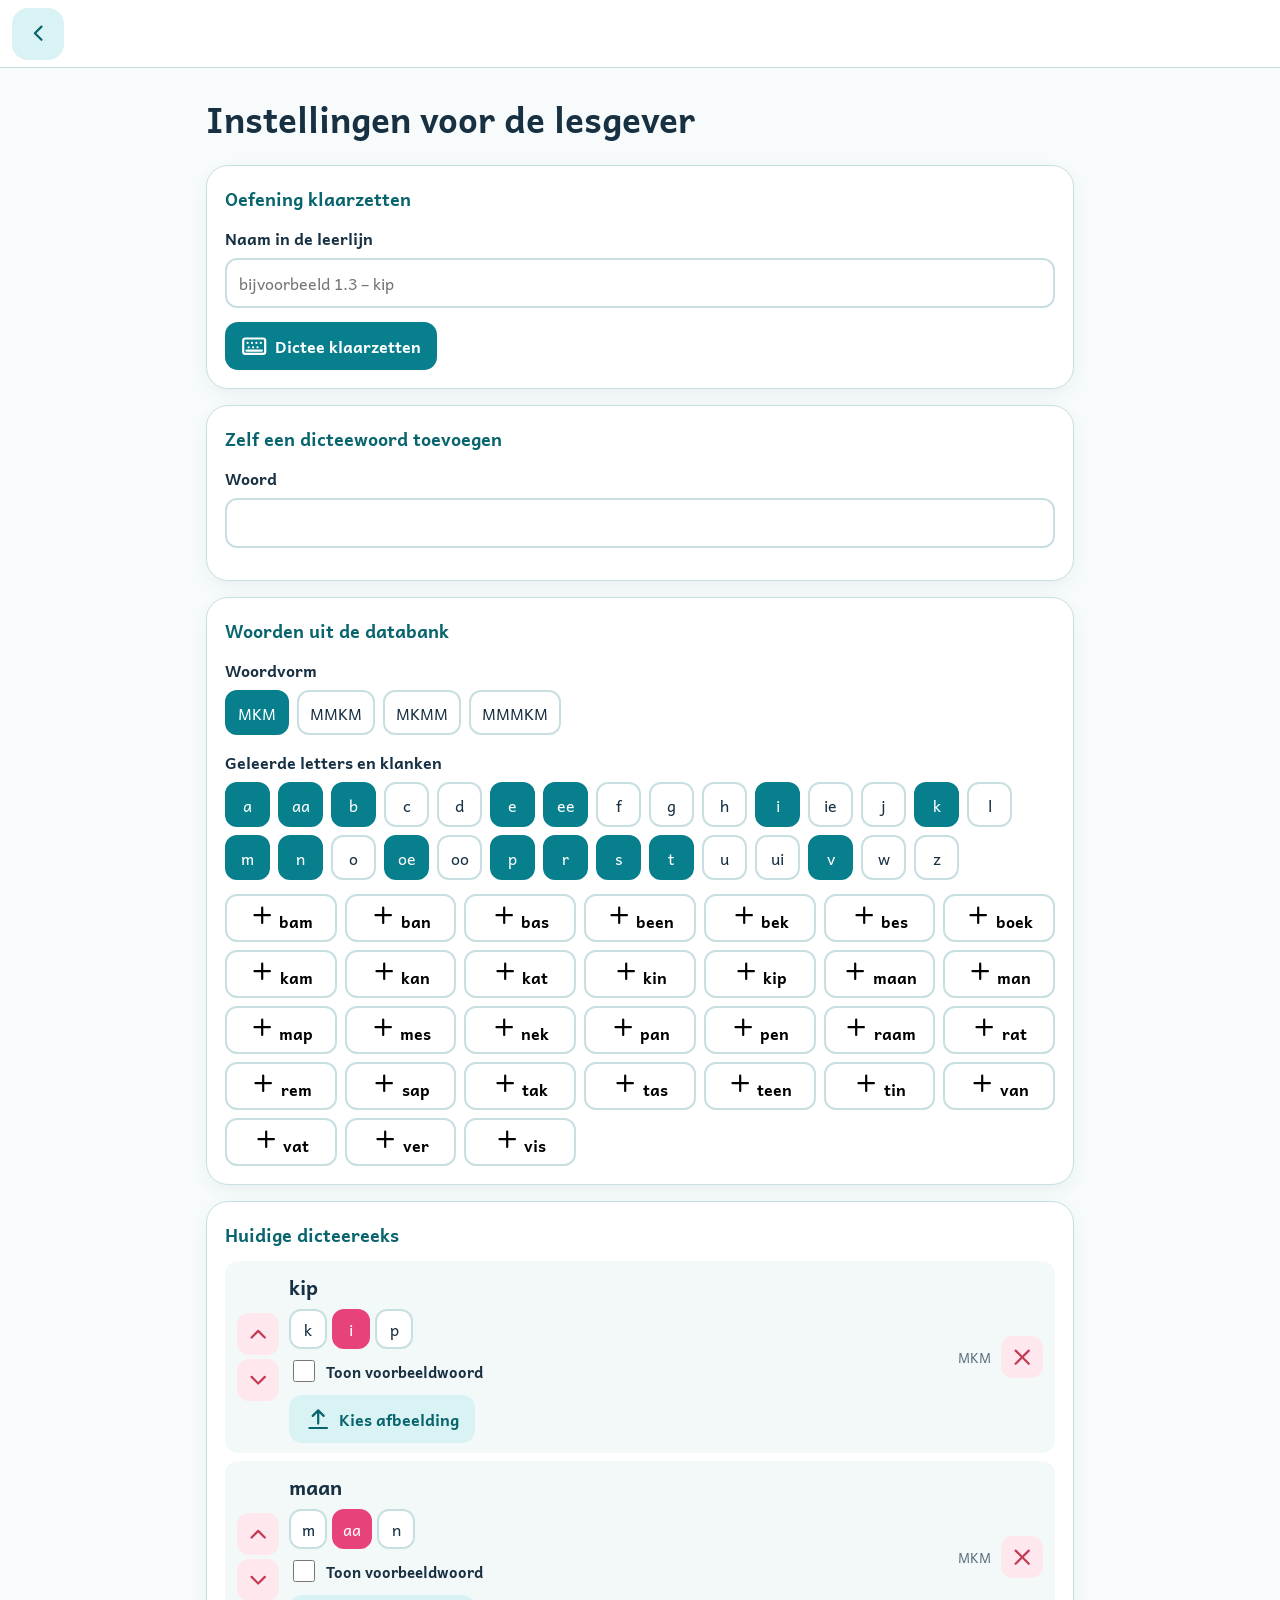
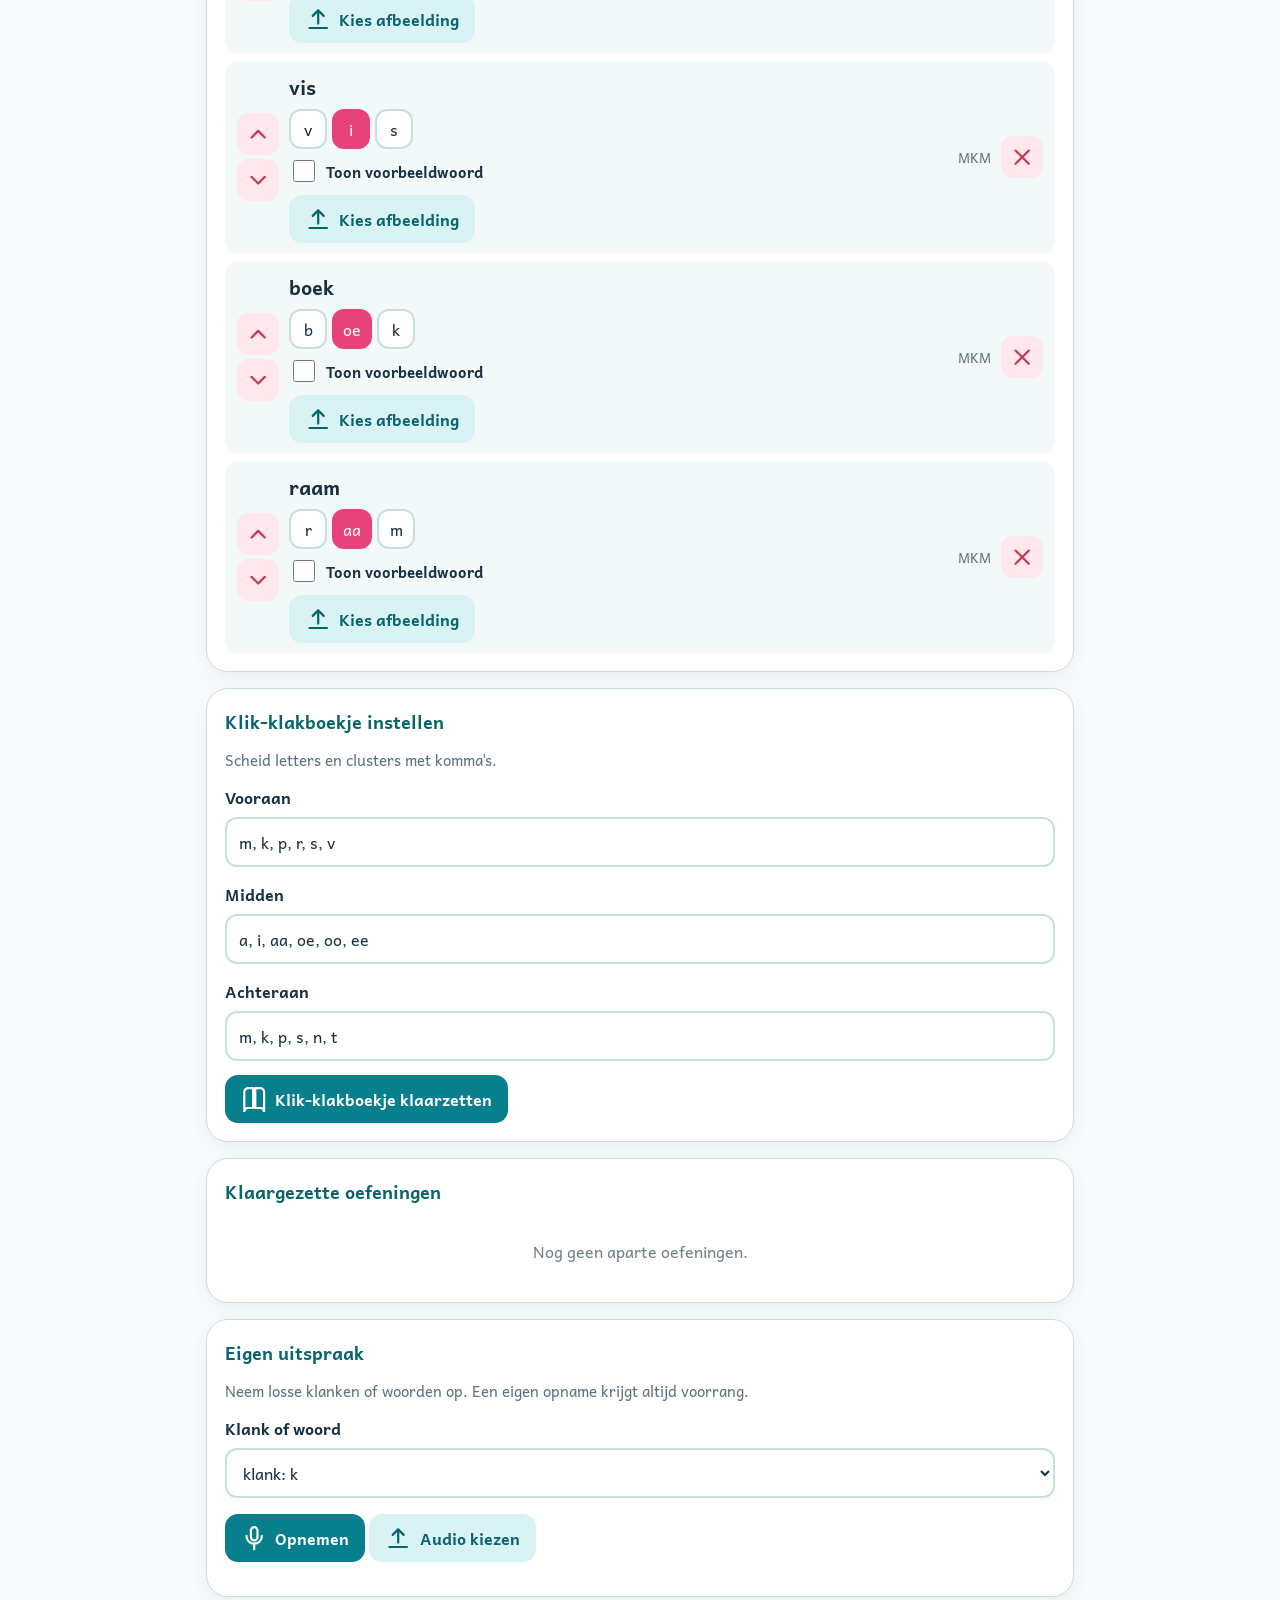
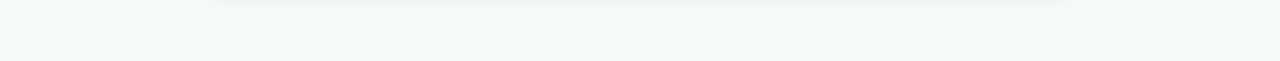
<file: index.html>
<!doctype html>
<html lang="nl">
  <head>
    <meta charset="utf-8" />
    <meta
      name="viewport"
      content="width=device-width,initial-scale=1,viewport-fit=cover"
    />
    <meta name="theme-color" content="#087f8c" />
    <title>LWS Letterlab</title>
    <meta
      name="description"
      content="Mobiele dictee-oefeningen en digitaal klik-klakboekje voor NT2 Alfa."
    />
    <link rel="stylesheet" href="styles.css" />
  </head>
  <body>
    <svg class="svg-defs" aria-hidden="true">
      <symbol id="i-speaker" viewBox="0 0 24 24">
        <path d="M11 5 6 9H2v6h4l5 4V5Z" />
        <path d="M15.5 8.5a5 5 0 0 1 0 7M18 6a8.5 8.5 0 0 1 0 12" />
      </symbol>
      <symbol id="i-keyboard" viewBox="0 0 24 24">
        <rect x="2" y="5" width="20" height="14" rx="2" />
        <path
          d="M6 9h.01M10 9h.01M14 9h.01M18 9h.01M7 13h.01M11 13h.01M15 13h.01M5 16h14"
        />
      </symbol>
      <symbol id="i-book" viewBox="0 0 24 24">
        <path
          d="M3 5.5A3.5 3.5 0 0 1 6.5 2H11v18H6.5A3.5 3.5 0 0 0 3 23V5.5ZM21 5.5A3.5 3.5 0 0 0 17.5 2H13v18h4.5A3.5 3.5 0 0 1 21 23V5.5Z"
        />
      </symbol>
      <symbol id="i-gear" viewBox="0 0 24 24">
        <circle cx="12" cy="12" r="3" />
        <path
          d="M19.4 15a1.7 1.7 0 0 0 .34 1.88l.06.06-2.83 2.83-.06-.06a1.7 1.7 0 0 0-1.88-.34 1.7 1.7 0 0 0-1.03 1.55V21h-4v-.08A1.7 1.7 0 0 0 8.97 19.4a1.7 1.7 0 0 0-1.88.34l-.06.06-2.83-2.83.06-.06A1.7 1.7 0 0 0 4.6 15a1.7 1.7 0 0 0-1.55-1.03H3v-4h.08A1.7 1.7 0 0 0 4.6 8.94a1.7 1.7 0 0 0-.34-1.88L4.2 7l2.83-2.83.06.06a1.7 1.7 0 0 0 1.88.34A1.7 1.7 0 0 0 10 3.02V3h4v.08a1.7 1.7 0 0 0 1.03 1.55 1.7 1.7 0 0 0 1.88-.34l.06-.06L19.8 7l-.06.06a1.7 1.7 0 0 0-.34 1.88A1.7 1.7 0 0 0 20.95 10H21v4h-.08A1.7 1.7 0 0 0 19.4 15Z"
        />
      </symbol>
      <symbol id="i-back" viewBox="0 0 24 24">
        <path d="m15 18-6-6 6-6" />
      </symbol>
      <symbol id="i-next" viewBox="0 0 24 24">
        <path d="m9 18 6-6-6-6" />
      </symbol>
      <symbol id="i-up" viewBox="0 0 24 24"><path d="m6 15 6-6 6 6" /></symbol>
      <symbol id="i-down" viewBox="0 0 24 24"><path d="m6 9 6 6 6-6" /></symbol>
      <symbol id="i-check" viewBox="0 0 24 24">
        <path d="m5 12 4 4L19 6" />
      </symbol>
      <symbol id="i-retry" viewBox="0 0 24 24">
        <path d="M3 12a9 9 0 1 0 3-6.7L3 8" />
        <path d="M3 3v5h5" />
      </symbol>
      <symbol id="i-close" viewBox="0 0 24 24">
        <path d="M18 6 6 18M6 6l12 12" />
      </symbol>
      <symbol id="i-plus" viewBox="0 0 24 24">
        <path d="M12 5v14M5 12h14" />
      </symbol>
      <symbol id="i-mic" viewBox="0 0 24 24">
        <rect x="9" y="2" width="6" height="12" rx="3" />
        <path d="M5 10a7 7 0 0 0 14 0M12 17v5" />
      </symbol>
      <symbol id="i-upload" viewBox="0 0 24 24">
        <path d="M12 16V4m0 0L7 9m5-5 5 5M4 20h16" />
      </symbol>
    </svg>

    <main id="app" class="app-shell" aria-live="polite"></main>
    <script src="data.js"></script>
    <script src="app.js"></script>
  </body>
</html>
</file>
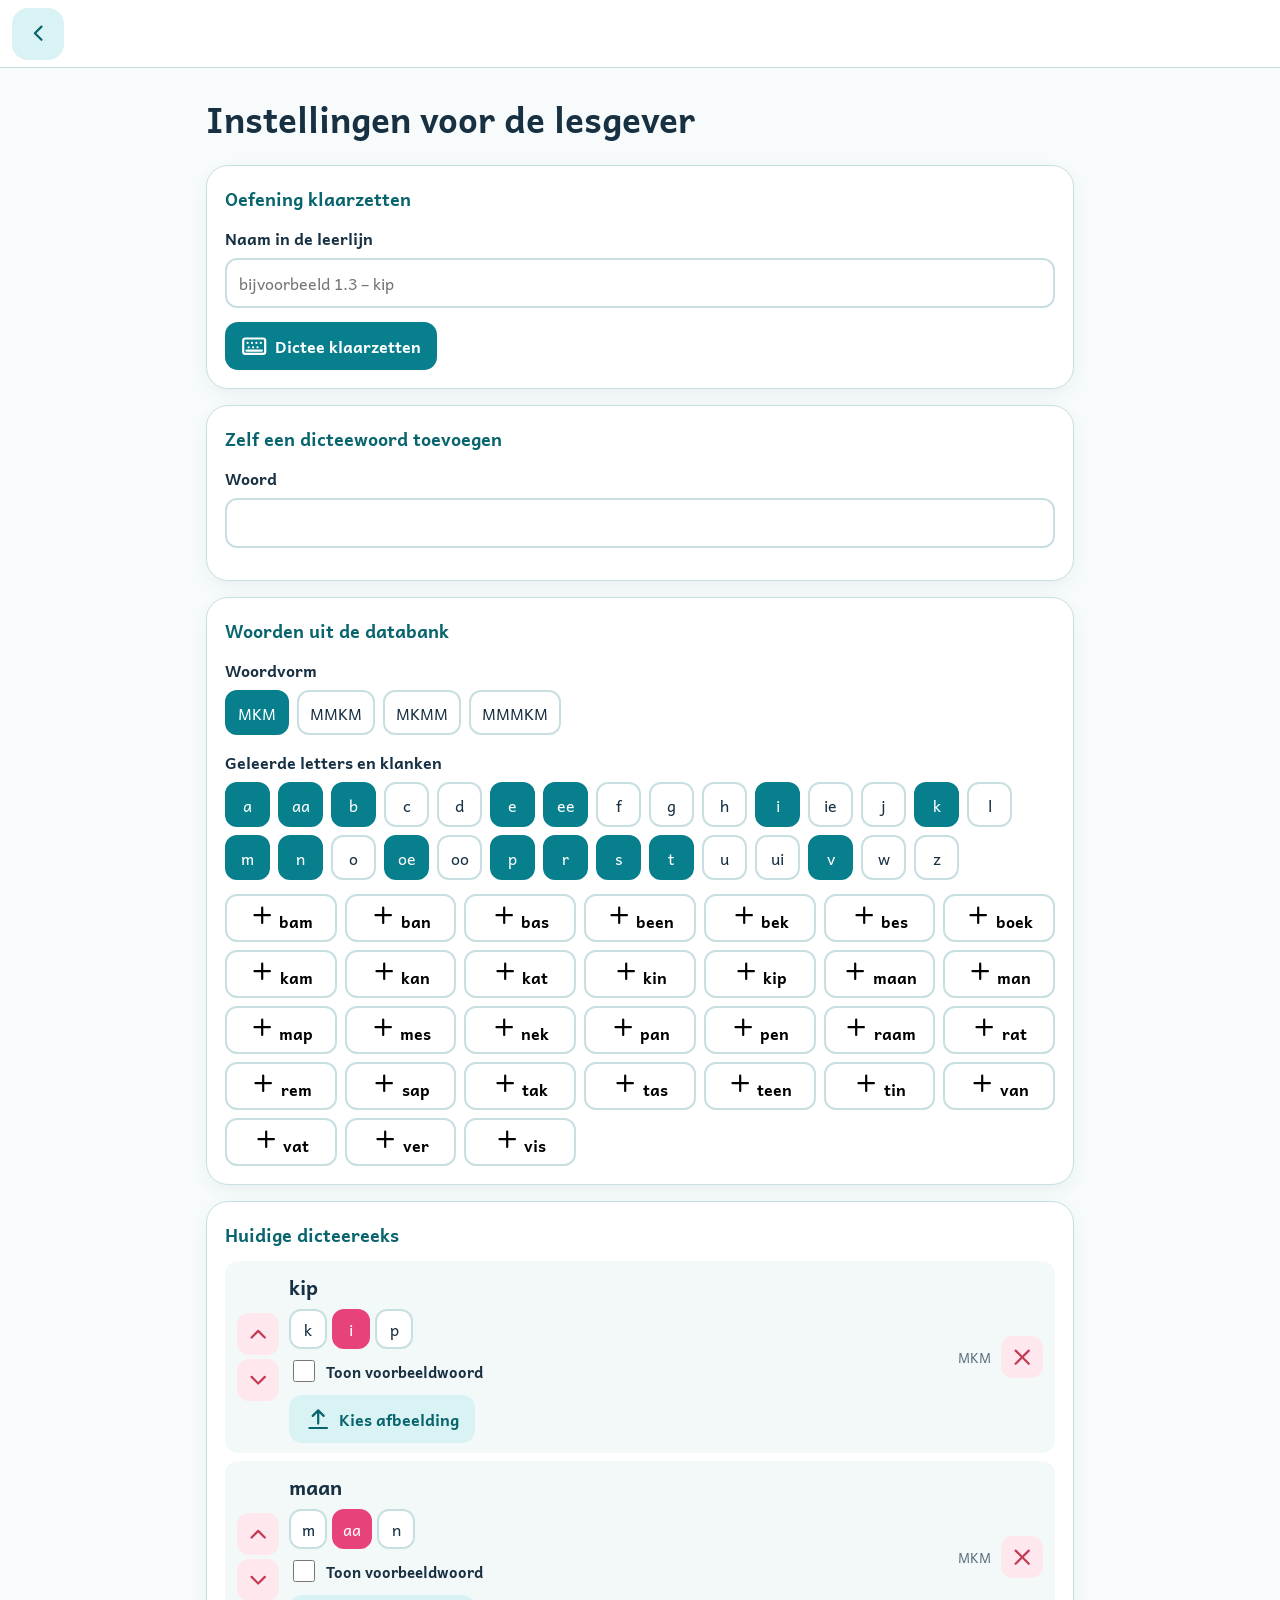
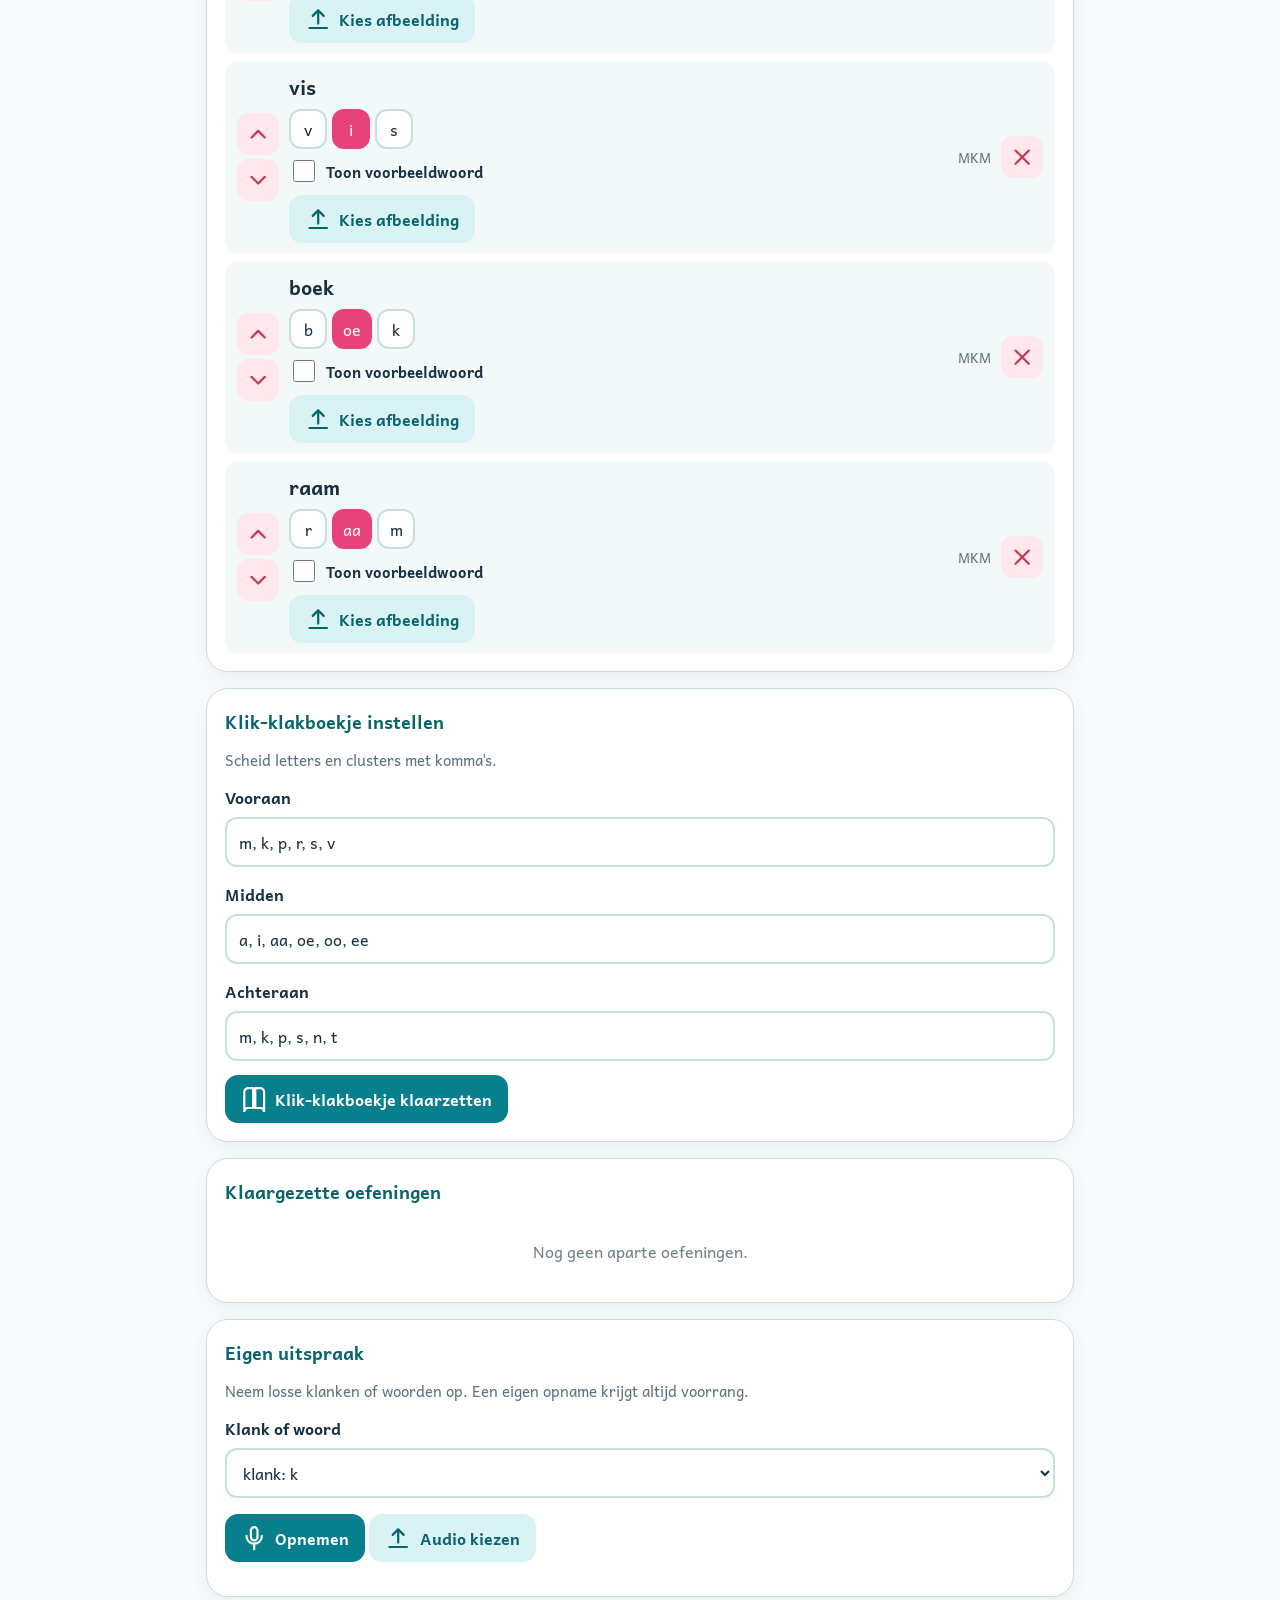
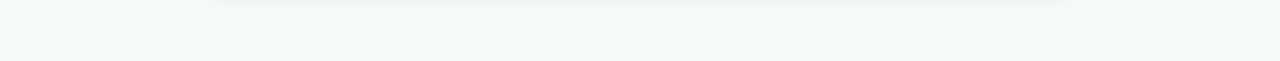
<file: beheer/index.html>
<!doctype html>
<html lang="nl">
  <head>
    <meta charset="utf-8" />
    <meta
      name="viewport"
      content="width=device-width,initial-scale=1,viewport-fit=cover"
    />
    <meta name="theme-color" content="#087f8c" />
    <title>Letterlab — beheer</title>
    <meta
      name="description"
      content="Mobiele dictee-oefeningen en digitaal klik-klakboekje voor NT2 Alfa."
    />
    <link rel="stylesheet" href="../styles.css" />
  </head>
  <body data-app="beheer">
    <svg class="svg-defs" aria-hidden="true">
      <symbol id="i-speaker" viewBox="0 0 24 24">
        <path d="M11 5 6 9H2v6h4l5 4V5Z" />
        <path d="M15.5 8.5a5 5 0 0 1 0 7M18 6a8.5 8.5 0 0 1 0 12" />
      </symbol>
      <symbol id="i-keyboard" viewBox="0 0 24 24">
        <rect x="2" y="5" width="20" height="14" rx="2" />
        <path
          d="M6 9h.01M10 9h.01M14 9h.01M18 9h.01M7 13h.01M11 13h.01M15 13h.01M5 16h14"
        />
      </symbol>
      <symbol id="i-book" viewBox="0 0 24 24">
        <path
          d="M3 5.5A3.5 3.5 0 0 1 6.5 2H11v18H6.5A3.5 3.5 0 0 0 3 23V5.5ZM21 5.5A3.5 3.5 0 0 0 17.5 2H13v18h4.5A3.5 3.5 0 0 1 21 23V5.5Z"
        />
      </symbol>
      <symbol id="i-gear" viewBox="0 0 24 24">
        <circle cx="12" cy="12" r="3" />
        <path
          d="M19.4 15a1.7 1.7 0 0 0 .34 1.88l.06.06-2.83 2.83-.06-.06a1.7 1.7 0 0 0-1.88-.34 1.7 1.7 0 0 0-1.03 1.55V21h-4v-.08A1.7 1.7 0 0 0 8.97 19.4a1.7 1.7 0 0 0-1.88.34l-.06.06-2.83-2.83.06-.06A1.7 1.7 0 0 0 4.6 15a1.7 1.7 0 0 0-1.55-1.03H3v-4h.08A1.7 1.7 0 0 0 4.6 8.94a1.7 1.7 0 0 0-.34-1.88L4.2 7l2.83-2.83.06.06a1.7 1.7 0 0 0 1.88.34A1.7 1.7 0 0 0 10 3.02V3h4v.08a1.7 1.7 0 0 0 1.03 1.55 1.7 1.7 0 0 0 1.88-.34l.06-.06L19.8 7l-.06.06a1.7 1.7 0 0 0-.34 1.88A1.7 1.7 0 0 0 20.95 10H21v4h-.08A1.7 1.7 0 0 0 19.4 15Z"
        />
      </symbol>
      <symbol id="i-back" viewBox="0 0 24 24">
        <path d="m15 18-6-6 6-6" />
      </symbol>
      <symbol id="i-next" viewBox="0 0 24 24">
        <path d="m9 18 6-6-6-6" />
      </symbol>
      <symbol id="i-up" viewBox="0 0 24 24"><path d="m6 15 6-6 6 6" /></symbol>
      <symbol id="i-down" viewBox="0 0 24 24"><path d="m6 9 6 6 6-6" /></symbol>
      <symbol id="i-check" viewBox="0 0 24 24">
        <path d="m5 12 4 4L19 6" />
      </symbol>
      <symbol id="i-retry" viewBox="0 0 24 24">
        <path d="M3 12a9 9 0 1 0 3-6.7L3 8" />
        <path d="M3 3v5h5" />
      </symbol>
      <symbol id="i-close" viewBox="0 0 24 24">
        <path d="M18 6 6 18M6 6l12 12" />
      </symbol>
      <symbol id="i-plus" viewBox="0 0 24 24">
        <path d="M12 5v14M5 12h14" />
      </symbol>
      <symbol id="i-mic" viewBox="0 0 24 24">
        <rect x="9" y="2" width="6" height="12" rx="3" />
        <path d="M5 10a7 7 0 0 0 14 0M12 17v5" />
      </symbol>
      <symbol id="i-upload" viewBox="0 0 24 24">
        <path d="M12 16V4m0 0L7 9m5-5 5 5M4 20h16" />
      </symbol>
    </svg>

    <main id="app" class="app-shell" aria-live="polite"></main>
    <script src="../data.js"></script>
    <script src="../app.js"></script>
  </body>
</html>
</file>
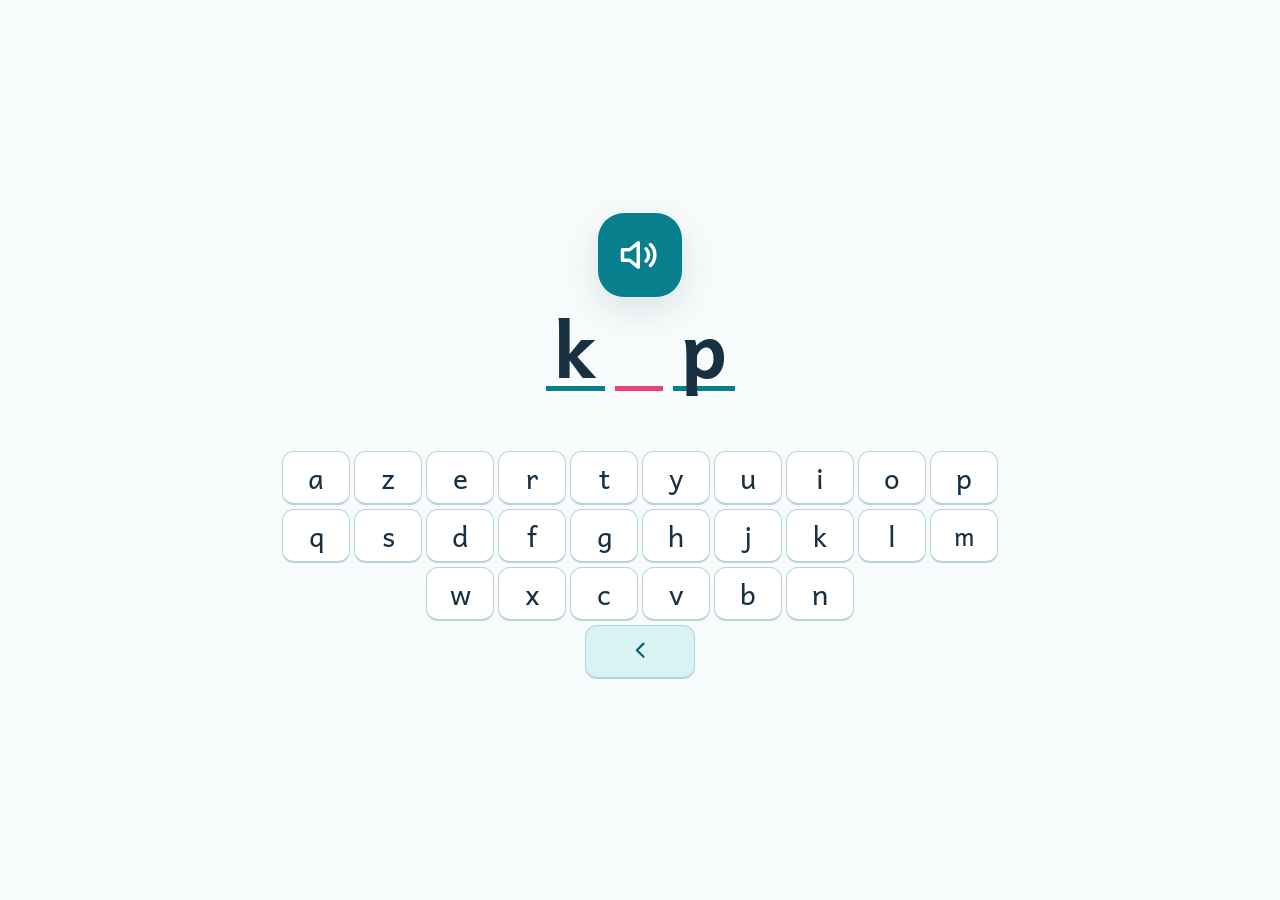
<file: dictee/index.html>
<!doctype html>
<html lang="nl">
  <head>
    <meta charset="utf-8" />
    <meta
      name="viewport"
      content="width=device-width,initial-scale=1,viewport-fit=cover"
    />
    <meta name="theme-color" content="#087f8c" />
    <title>Letterlab — dictee</title>
    <meta
      name="description"
      content="Mobiele dictee-oefeningen en digitaal klik-klakboekje voor NT2 Alfa."
    />
    <link rel="stylesheet" href="../styles.css" />
  </head>
  <body data-app="dictee">
    <svg class="svg-defs" aria-hidden="true">
      <symbol id="i-speaker" viewBox="0 0 24 24">
        <path d="M11 5 6 9H2v6h4l5 4V5Z" />
        <path d="M15.5 8.5a5 5 0 0 1 0 7M18 6a8.5 8.5 0 0 1 0 12" />
      </symbol>
      <symbol id="i-keyboard" viewBox="0 0 24 24">
        <rect x="2" y="5" width="20" height="14" rx="2" />
        <path
          d="M6 9h.01M10 9h.01M14 9h.01M18 9h.01M7 13h.01M11 13h.01M15 13h.01M5 16h14"
        />
      </symbol>
      <symbol id="i-book" viewBox="0 0 24 24">
        <path
          d="M3 5.5A3.5 3.5 0 0 1 6.5 2H11v18H6.5A3.5 3.5 0 0 0 3 23V5.5ZM21 5.5A3.5 3.5 0 0 0 17.5 2H13v18h4.5A3.5 3.5 0 0 1 21 23V5.5Z"
        />
      </symbol>
      <symbol id="i-gear" viewBox="0 0 24 24">
        <circle cx="12" cy="12" r="3" />
        <path
          d="M19.4 15a1.7 1.7 0 0 0 .34 1.88l.06.06-2.83 2.83-.06-.06a1.7 1.7 0 0 0-1.88-.34 1.7 1.7 0 0 0-1.03 1.55V21h-4v-.08A1.7 1.7 0 0 0 8.97 19.4a1.7 1.7 0 0 0-1.88.34l-.06.06-2.83-2.83.06-.06A1.7 1.7 0 0 0 4.6 15a1.7 1.7 0 0 0-1.55-1.03H3v-4h.08A1.7 1.7 0 0 0 4.6 8.94a1.7 1.7 0 0 0-.34-1.88L4.2 7l2.83-2.83.06.06a1.7 1.7 0 0 0 1.88.34A1.7 1.7 0 0 0 10 3.02V3h4v.08a1.7 1.7 0 0 0 1.03 1.55 1.7 1.7 0 0 0 1.88-.34l.06-.06L19.8 7l-.06.06a1.7 1.7 0 0 0-.34 1.88A1.7 1.7 0 0 0 20.95 10H21v4h-.08A1.7 1.7 0 0 0 19.4 15Z"
        />
      </symbol>
      <symbol id="i-back" viewBox="0 0 24 24">
        <path d="m15 18-6-6 6-6" />
      </symbol>
      <symbol id="i-next" viewBox="0 0 24 24">
        <path d="m9 18 6-6-6-6" />
      </symbol>
      <symbol id="i-up" viewBox="0 0 24 24"><path d="m6 15 6-6 6 6" /></symbol>
      <symbol id="i-down" viewBox="0 0 24 24"><path d="m6 9 6 6 6-6" /></symbol>
      <symbol id="i-check" viewBox="0 0 24 24">
        <path d="m5 12 4 4L19 6" />
      </symbol>
      <symbol id="i-retry" viewBox="0 0 24 24">
        <path d="M20 11a8 8 0 1 0-2.3 5.7" />
        <path d="M20 4v7h-7" />
      </symbol>
      <symbol id="i-close" viewBox="0 0 24 24">
        <path d="M18 6 6 18M6 6l12 12" />
      </symbol>
      <symbol id="i-plus" viewBox="0 0 24 24">
        <path d="M12 5v14M5 12h14" />
      </symbol>
      <symbol id="i-mic" viewBox="0 0 24 24">
        <rect x="9" y="2" width="6" height="12" rx="3" />
        <path d="M5 10a7 7 0 0 0 14 0M12 17v5" />
      </symbol>
      <symbol id="i-upload" viewBox="0 0 24 24">
        <path d="M12 16V4m0 0L7 9m5-5 5 5M4 20h16" />
      </symbol>
    </svg>

    <main id="app" class="app-shell" aria-live="polite"></main>
    <script src="../data.js"></script>
    <script src="../app.js"></script>
  </body>
</html>
</file>
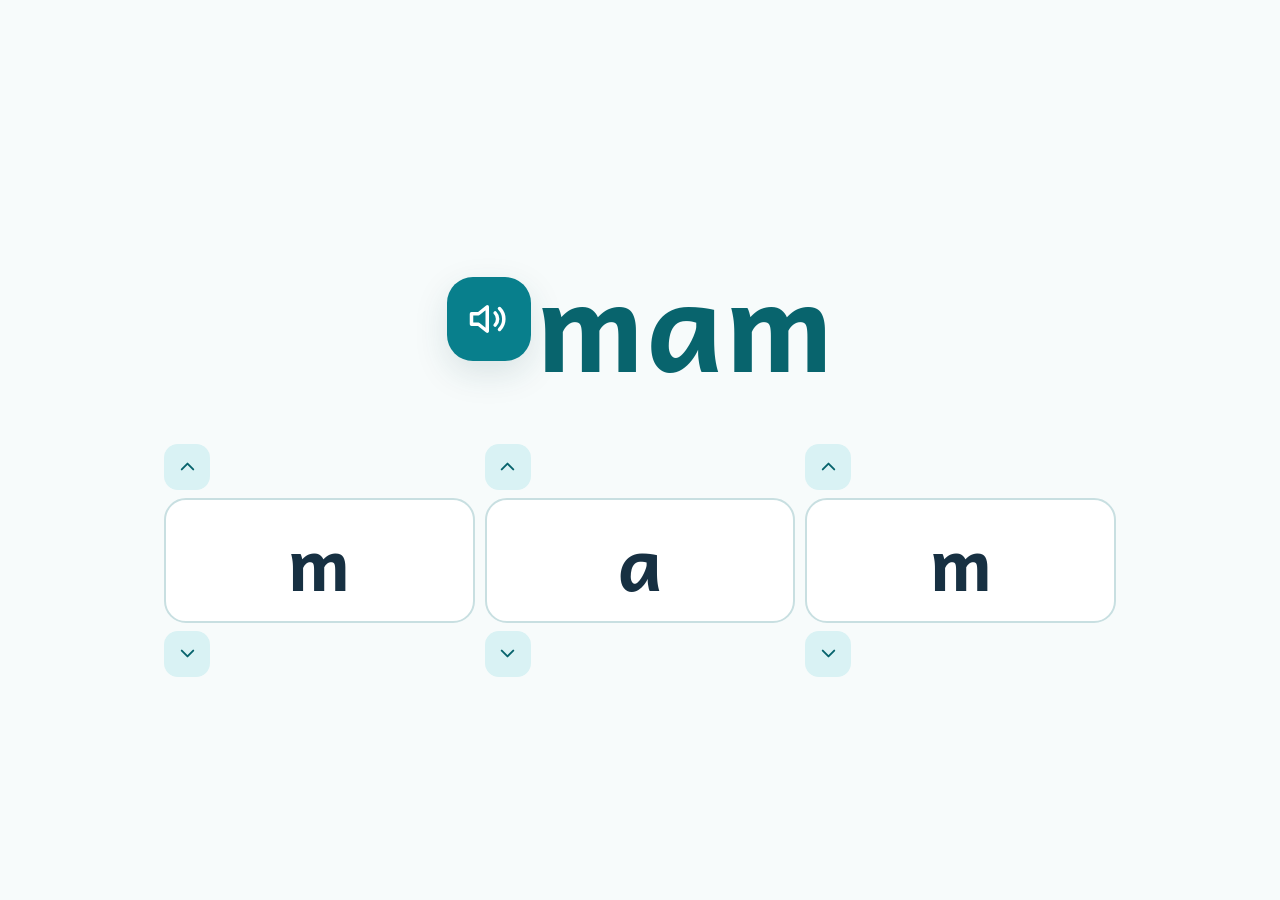
<file: klikklak/index.html>
<!doctype html>
<html lang="nl">
  <head>
    <meta charset="utf-8" />
    <meta
      name="viewport"
      content="width=device-width,initial-scale=1,viewport-fit=cover"
    />
    <meta name="theme-color" content="#087f8c" />
    <title>Letterlab — klik-klakboekje</title>
    <meta
      name="description"
      content="Mobiele dictee-oefeningen en digitaal klik-klakboekje voor NT2 Alfa."
    />
    <link rel="stylesheet" href="../styles.css" />
  </head>
  <body data-app="klikklak">
    <svg class="svg-defs" aria-hidden="true">
      <symbol id="i-speaker" viewBox="0 0 24 24">
        <path d="M11 5 6 9H2v6h4l5 4V5Z" />
        <path d="M15.5 8.5a5 5 0 0 1 0 7M18 6a8.5 8.5 0 0 1 0 12" />
      </symbol>
      <symbol id="i-keyboard" viewBox="0 0 24 24">
        <rect x="2" y="5" width="20" height="14" rx="2" />
        <path
          d="M6 9h.01M10 9h.01M14 9h.01M18 9h.01M7 13h.01M11 13h.01M15 13h.01M5 16h14"
        />
      </symbol>
      <symbol id="i-book" viewBox="0 0 24 24">
        <path
          d="M3 5.5A3.5 3.5 0 0 1 6.5 2H11v18H6.5A3.5 3.5 0 0 0 3 23V5.5ZM21 5.5A3.5 3.5 0 0 0 17.5 2H13v18h4.5A3.5 3.5 0 0 1 21 23V5.5Z"
        />
      </symbol>
      <symbol id="i-gear" viewBox="0 0 24 24">
        <circle cx="12" cy="12" r="3" />
        <path
          d="M19.4 15a1.7 1.7 0 0 0 .34 1.88l.06.06-2.83 2.83-.06-.06a1.7 1.7 0 0 0-1.88-.34 1.7 1.7 0 0 0-1.03 1.55V21h-4v-.08A1.7 1.7 0 0 0 8.97 19.4a1.7 1.7 0 0 0-1.88.34l-.06.06-2.83-2.83.06-.06A1.7 1.7 0 0 0 4.6 15a1.7 1.7 0 0 0-1.55-1.03H3v-4h.08A1.7 1.7 0 0 0 4.6 8.94a1.7 1.7 0 0 0-.34-1.88L4.2 7l2.83-2.83.06.06a1.7 1.7 0 0 0 1.88.34A1.7 1.7 0 0 0 10 3.02V3h4v.08a1.7 1.7 0 0 0 1.03 1.55 1.7 1.7 0 0 0 1.88-.34l.06-.06L19.8 7l-.06.06a1.7 1.7 0 0 0-.34 1.88A1.7 1.7 0 0 0 20.95 10H21v4h-.08A1.7 1.7 0 0 0 19.4 15Z"
        />
      </symbol>
      <symbol id="i-back" viewBox="0 0 24 24">
        <path d="m15 18-6-6 6-6" />
      </symbol>
      <symbol id="i-next" viewBox="0 0 24 24">
        <path d="m9 18 6-6-6-6" />
      </symbol>
      <symbol id="i-up" viewBox="0 0 24 24"><path d="m6 15 6-6 6 6" /></symbol>
      <symbol id="i-down" viewBox="0 0 24 24"><path d="m6 9 6 6 6-6" /></symbol>
      <symbol id="i-check" viewBox="0 0 24 24">
        <path d="m5 12 4 4L19 6" />
      </symbol>
      <symbol id="i-retry" viewBox="0 0 24 24">
        <path d="M3 12a9 9 0 1 0 3-6.7L3 8" />
        <path d="M3 3v5h5" />
      </symbol>
      <symbol id="i-close" viewBox="0 0 24 24">
        <path d="M18 6 6 18M6 6l12 12" />
      </symbol>
      <symbol id="i-plus" viewBox="0 0 24 24">
        <path d="M12 5v14M5 12h14" />
      </symbol>
      <symbol id="i-mic" viewBox="0 0 24 24">
        <rect x="9" y="2" width="6" height="12" rx="3" />
        <path d="M5 10a7 7 0 0 0 14 0M12 17v5" />
      </symbol>
      <symbol id="i-upload" viewBox="0 0 24 24">
        <path d="M12 16V4m0 0L7 9m5-5 5 5M4 20h16" />
      </symbol>
    </svg>

    <main id="app" class="app-shell" aria-live="polite"></main>
    <script src="../data.js"></script>
    <script src="../app.js"></script>
  </body>
</html>
</file>
<file: styles.css>
/* ================================================================
   1. Lettertype en kleuren
   ================================================================ */

@font-face {
  font-family: Andika;
  src: url("assets/fonts/andika-400.woff2") format("woff2");
  font-weight: 400;
  font-display: swap;
}
@font-face {
  font-family: Andika;
  src: url("assets/fonts/andika-700.woff2") format("woff2");
  font-weight: 700;
  font-display: swap;
}
:root {
  /* Pas hier de hoofdkleuren van de volledige app aan. */
  --ink: #173042;
  --teal: #087f8c;
  --teal-dark: #08646d;
  --blue: #d9f2f4;
  --pink: #e7427a;
  --paper: #f7fbfb;
  --line: #c8dfe1;
  --good: #16805d;
  --bad: #c53b56;
  --shadow: 0 12px 34px rgba(20, 67, 79, 0.13);
}

/* ================================================================
   2. Algemene basisopmaak
   ================================================================ */

* {
  box-sizing: border-box;
}
html,
body {
  margin: 0;
  min-height: 100%;
  background: var(--paper);
  color: var(--ink);
  font-family: Andika, Arial, sans-serif;
}
button,
input,
select {
  font: inherit;
}
button {
  touch-action: manipulation;
}
.svg-defs {
  position: absolute;
  width: 0;
  height: 0;
  overflow: hidden;
}
.icon {
  width: 1.65rem;
  height: 1.65rem;
  fill: none;
  stroke: currentColor;
  stroke-width: 2;
  stroke-linecap: round;
  stroke-linejoin: round;
}
.app-shell {
  min-height: 100svh;
  display: flex;
  flex-direction: column;
}

/* ================================================================
   3. Bovenbalk, pictogrammen en algemene knoppen
   ================================================================ */

.topbar {
  height: 68px;
  padding: 8px max(12px, env(safe-area-inset-left));
  display: flex;
  align-items: center;
  justify-content: space-between;
  background: #fff;
  border-bottom: 1px solid var(--line);
}
.brand {
  font-weight: 700;
  color: var(--teal);
  letter-spacing: 0.02em;
}
.top-actions {
  display: flex;
  gap: 10px;
}
.icon-btn {
  width: 52px;
  height: 52px;
  border: 0;
  border-radius: 16px;
  background: var(--blue);
  color: var(--teal-dark);
  display: grid;
  place-items: center;
  cursor: pointer;
}
.icon-btn:hover,
.icon-btn:focus-visible {
  outline: 3px solid rgba(231, 66, 122, 0.26);
}
.icon-btn.primary {
  background: var(--pink);
  color: #fff;
}
.icon-btn.good {
  background: var(--good);
  color: #fff;
}
.icon-btn.bad {
  background: var(--bad);
  color: #fff;
}

/* ================================================================
   4. Startscherm
   ================================================================ */

.screen {
  width: min(100%, 980px);
  margin: auto;
  padding: 10px max(14px, env(safe-area-inset-left))
    calc(18px + env(safe-area-inset-bottom));
}
.home-grid {
  display: grid;
  grid-template-columns: repeat(2, minmax(0, 240px));
  gap: 20px;
  justify-content: center;
}
.mode-card {
  aspect-ratio: 1;
  border: 0;
  border-radius: 30px;
  background: #fff;
  color: var(--teal);
  box-shadow: var(--shadow);
  display: grid;
  place-items: center;
  cursor: pointer;
}
.mode-card:nth-child(2) {
  color: var(--pink);
}
.mode-card .icon {
  width: 42%;
  height: 42%;
  stroke-width: 1.35;
}

/* ================================================================
   5. Dicteescherm en AZERTY-toetsenbord
   ================================================================ */

.dictation {
  display: flex;
  flex-direction: column;
  gap: 8px;
  align-items: center;
}
.dictation-finished {
  min-height: 100svh;
  display: flex;
  flex-direction: column;
  align-items: center;
  justify-content: center;
  gap: 12px;
  text-align: center;
}
.finished-check {
  width: 112px;
  height: 112px;
  border-radius: 50%;
  display: grid;
  place-items: center;
  background: var(--good);
  color: white;
}
.finished-check .icon {
  width: 65px;
  height: 65px;
}
.dictation-finished h1 {
  margin: 0;
  font-size: clamp(2.5rem, 9vw, 4rem);
}
.finished-next {
  color: var(--teal-dark);
}
.finished-next .icon {
  width: 36px;
  height: 36px;
}
.restart-button {
  margin-top: 12px;
  width: 45px;
  height: 45px;
  border: 0;
  border-radius: 50%;
  background: var(--blue);
  color: var(--teal-dark);
  cursor: pointer;
  display: grid;
  place-items: center;
}
.restart-button .icon {
  width: 30px;
  height: 30px;
}
.listen {
  width: 84px;
  height: 84px;
  border-radius: 26px;
  background: var(--teal);
  color: #fff;
  border: 0;
  display: grid;
  place-items: center;
  box-shadow: var(--shadow);
}
.listen .icon {
  width: 42px;
  height: 42px;
}
.dictation-image {
  display: block;
  max-width: min(100%, 320px);
  max-height: min(30svh, 210px);
  object-fit: contain;
  border-radius: 12px;
}
.word-slots {
  min-height: 64px;
  display: flex;
  align-items: flex-end;
  justify-content: center;
  gap: 10px;
  flex-wrap: wrap;
}

.copy-word {
  margin-bottom: 8px;
  color: var(--ink);
  font-size: clamp(2rem, 9vw, 4.5rem);
  font-weight: 700;
  text-align: center;
}

.edit-notice,
.publication-message {
  margin-bottom: 16px;
  padding: 14px 16px;
  border-radius: 14px;
  background: #fff3c4;
  color: #533f00;
  line-height: 1.45;
}

.publication-message {
  background: #daf4ee;
  color: #174b41;
}

.check-option {
  display: flex;
  align-items: center;
  gap: 10px;
  margin: 14px 0;
  font-weight: 700;
}

.check-option input {
  width: 24px;
  height: 24px;
  accent-color: var(--teal);
}

.question-option {
  display: flex;
  align-items: center;
  gap: 8px;
  margin-top: 8px;
  font-size: 0.95rem;
  font-weight: 700;
}

.question-option input {
  width: 22px;
  height: 22px;
  accent-color: var(--teal);
}

.question-image-tools {
  display: flex;
  flex-wrap: wrap;
  align-items: center;
  gap: 8px;
  margin-top: 10px;
}

.question-image-preview {
  width: 72px;
  height: 72px;
  border-radius: 12px;
  object-fit: contain;
  background: white;
  border: 1px solid var(--line);
}

.image-picker {
  cursor: pointer;
}

.dictation-image {
  display: block;
  max-width: min(68vw, 360px);
  max-height: min(30vh, 360px);
  margin: 0 auto 10px;
  border-radius: 16px;
  object-fit: contain;
}

.series-item-editable {
  align-items: center;
}

.series-order {
  display: flex;
  flex-direction: column;
  gap: 4px;
}

.series-order .icon-btn {
  min-width: 36px;
  min-height: 36px;
}

.series-question {
  flex: 1;
  min-width: 0;
}

.series-missing {
  display: flex;
  flex-wrap: wrap;
  gap: 5px;
  margin-top: 6px;
}

.series-missing .chip {
  min-width: 38px;
  min-height: 38px;
  padding: 5px 9px;
}
.slot {
  min-width: 54px;
  padding: 3px 8px 2px;
  border-bottom: 5px solid var(--teal);
  font-size: clamp(2.3rem, 10vw, 4.8rem);
  line-height: 1;
  text-align: center;
  font-weight: 700;
}
.slot.missing {
  color: var(--pink);
  border-color: var(--pink);
}
.slot.wrong {
  color: var(--bad);
  border-color: var(--bad);
  animation: shake 0.28s linear 2;
}
.slot.good {
  color: var(--good);
  border-color: var(--good);
}
@keyframes shake {
  25% {
    transform: translateX(-5px);
  }
  75% {
    transform: translateX(5px);
  }
}
.feedback {
  height: 44px;
  display: flex;
  align-items: center;
  justify-content: center;
  gap: 14px;
}
.feedback .icon {
  width: 30px;
  height: 30px;
}
.feedback .icon-btn {
  width: 44px;
  height: 44px;
  border-radius: 50%;
}
.feedback .icon-btn .icon {
  width: 25px;
  height: 25px;
}
.feedback .icon-btn.bad {
  background: #fee7ed;
  color: var(--bad);
}
.feedback.good {
  color: var(--good);
}
.feedback.bad {
  color: var(--bad);
}
.keyboard {
  width: min(100%, 760px);
  display: flex;
  flex-direction: column;
  gap: 4px;
  margin-top: auto;
}
.key-row {
  display: flex;
  gap: 4px;
  justify-content: center;
}
.key {
  /* Andika Regular blijft leesbaar zonder dat de toets zwaar oogt. */
  font-family: Andika, Arial, sans-serif;
  font-weight: 400;
  flex: 1;
  max-width: 68px;
  min-width: 0;
  padding-right: 0;
  padding-left: 0;
  min-height: 54px;
  border: 1px solid #b8d4d7;
  border-bottom-width: 2px;
  border-radius: 12px;
  background: #fff;
  color: var(--ink);
  font-size: clamp(1.4rem, 5.5vw, 1.75rem);
}
/* De brede m krijgt iets kleinere letters, maar behoudt dezelfde aantikzone. */
.key[data-key="m"] {
  font-size: clamp(1.18rem, 4.7vw, 1.55rem);
}
.key:active {
  transform: translateY(2px);
  border-bottom-width: 2px;
}
.key.wide {
  max-width: 110px;
  background: var(--blue);
  color: var(--teal-dark);
}

/* ================================================================
   6. Klik-klakboekje
   ================================================================ */

.booklet {
  display: grid;
  gap: 22px;
}
.book-word {
  display: flex;
  justify-content: center;
  align-items: center;
  gap: 4px;
  font-size: clamp(3.6rem, 18vw, 8rem);
  font-weight: 700;
  color: var(--teal-dark);
}
.book-columns {
  display: grid;
  grid-template-columns: repeat(3, 1fr);
  gap: 10px;
}
.book-col {
  display: grid;
  gap: 8px;
  text-align: center;
}
.sound-card {
  min-height: 104px;
  border: 2px solid var(--line);
  border-radius: 22px;
  background: #fff;
  color: var(--ink);
  font-size: clamp(2.2rem, 10vw, 4.6rem);
  font-weight: 700;
  display: grid;
  place-items: center;
}
.sound-controls {
  display: flex;
  justify-content: center;
  gap: 8px;
}
.tiny-btn {
  width: 46px;
  height: 46px;
  border: 0;
  border-radius: 14px;
  background: var(--blue);
  color: var(--teal-dark);
  display: grid;
  place-items: center;
}
.tiny-btn .icon {
  width: 23px;
  height: 23px;
}

/* ================================================================
   7. Lesgeversgedeelte
   ================================================================ */

.teacher {
  width: min(100%, 900px);
  margin: auto;
  padding: 22px 16px 48px;
}
.teacher h1 {
  font-size: clamp(1.6rem, 5vw, 2.2rem);
  margin: 0 0 18px;
}
.teacher h2 {
  font-size: 1.15rem;
  margin: 0 0 12px;
  color: var(--teal-dark);
}
.panel {
  background: #fff;
  border: 1px solid var(--line);
  border-radius: 22px;
  padding: 18px;
  margin-bottom: 16px;
  box-shadow: 0 6px 18px rgba(20, 67, 79, 0.06);
}
.field {
  display: grid;
  gap: 7px;
  margin-bottom: 14px;
}
.field label {
  font-weight: 700;
}
.text-input,
.select {
  width: 100%;
  min-height: 50px;
  border: 2px solid var(--line);
  border-radius: 12px;
  padding: 9px 12px;
  background: #fff;
  color: var(--ink);
}
.chips {
  display: flex;
  flex-wrap: wrap;
  gap: 8px;
}
.chip {
  min-width: 45px;
  min-height: 45px;
  border: 2px solid var(--line);
  border-radius: 12px;
  background: #fff;
  color: var(--ink);
  padding: 7px 11px;
}
.chip.active {
  background: var(--teal);
  border-color: var(--teal);
  color: #fff;
}
.chip.missing-choice.active {
  background: var(--pink);
  border-color: var(--pink);
}
.action {
  min-height: 48px;
  border: 0;
  border-radius: 13px;
  padding: 10px 16px;
  background: var(--teal);
  color: #fff;
  font-weight: 700;
  display: inline-flex;
  align-items: center;
  gap: 8px;
}
.action.secondary {
  background: var(--blue);
  color: var(--teal-dark);
}
.action.danger {
  background: #fee7ed;
  color: var(--bad);
}
.series {
  display: grid;
  gap: 8px;
}
.series-item {
  display: flex;
  align-items: center;
  gap: 10px;
  padding: 10px 12px;
  border-radius: 13px;
  background: #f3f8f8;
}
.series-word {
  font-size: 1.25rem;
  font-weight: 700;
  flex: 1;
}
.series-pattern {
  color: #5c7280;
  font-size: 0.9rem;
}
.series-item .icon-btn {
  width: 42px;
  height: 42px;
  border-radius: 12px;
  background: #fee7ed;
  color: var(--bad);
}
.series-item {
  flex-wrap: wrap;
}
.series-image-field {
  flex-basis: 100%;
  display: grid;
  gap: 4px;
  font-size: 0.9rem;
}
.suggestions {
  display: grid;
  grid-template-columns: repeat(auto-fill, minmax(110px, 1fr));
  gap: 8px;
}
.suggestion {
  min-height: 48px;
  border: 2px solid var(--line);
  border-radius: 12px;
  background: #fff;
  font-weight: 700;
}
.suggestion.added {
  background: #e7f7f0;
  color: var(--good);
  border-color: #acdcca;
}
.help {
  color: #5c7280;
  font-size: 0.92rem;
  margin: 4px 0 12px;
}
.empty {
  padding: 20px;
  text-align: center;
  color: #6d7f88;
}
.publish-actions {
  display: flex;
  flex-wrap: wrap;
  gap: 10px;
}
.exercise-list {
  display: grid;
  gap: 10px;
}
.exercise-item {
  display: flex;
  align-items: center;
  gap: 8px;
  padding: 12px;
  border-radius: 14px;
  background: #f3f8f8;
}
.exercise-info {
  flex: 1;
  display: grid;
}
.exercise-info span {
  color: #5c7280;
  font-size: 0.9rem;
}
.exercise-item .action {
  text-decoration: none;
}
.exercise-item .icon-btn {
  width: 46px;
  height: 46px;
  flex: 0 0 auto;
  background: #fee7ed;
  color: var(--bad);
}

/* ================================================================
   8. Aanpassingen voor kleine en liggende schermen
   ================================================================ */

@media (max-width: 560px) {
  .screen {
    padding-top: 10px;
  }
  .screen.dictation {
    /* Bijna geen binnenmarge: de tien AZERTY-toetsen krijgen zo meer breedte.
       Vrije ruimte voor Genially maak je buiten het iframe, niet hier. */
    padding-right: max(4px, env(safe-area-inset-right));
    padding-left: max(4px, env(safe-area-inset-left));
    padding-bottom: calc(6px + env(safe-area-inset-bottom));
  }
  .topbar {
    height: 62px;
  }
  .icon-btn {
    width: 46px;
    height: 46px;
  }
  .home-grid {
    gap: 14px;
  }
  .mode-card {
    border-radius: 24px;
  }
  .book-columns {
    gap: 6px;
  }
  .sound-card {
    min-height: 86px;
    border-radius: 17px;
  }
  .word-slots {
    gap: 5px;
  }
  .slot {
    min-width: 42px;
  }
  .panel {
    padding: 8px;
  }
  .exercise-item {
    align-items: stretch;
    flex-wrap: wrap;
  }
  .exercise-info {
    flex-basis: 100%;
  }
}
@media (orientation: landscape) and (max-height: 620px) {
  .topbar {
    height: 54px;
  }
  .icon-btn {
    width: 40px;
    height: 40px;
  }
  .screen {
    padding-top: 4px;
    padding-bottom: 4px;
  }
  .dictation {
    gap: 6px;
  }
  .listen {
    width: 58px;
    height: 58px;
    border-radius: 18px;
  }
  .listen .icon {
    width: 30px;
    height: 30px;
  }
  .word-slots {
    min-height: 58px;
  }
  .slot {
    font-size: 2.5rem;
  }
  .feedback {
    height: 40px;
  }
  .key {
    min-height: 44px;
  }
  .booklet {
    grid-template-columns: 1fr 2fr;
    align-items: center;
  }
  .book-word {
    font-size: 4rem;
  }
}


/* Houd het volledige dictee zichtbaar op kleinere telefoons en in Genially. */
@media (max-height: 740px) {
  .screen.dictation {
    height: 100svh;
    min-height: 0;
    margin-top: 0;
    margin-bottom: 0;
    padding-top: 5px;
    padding-bottom: calc(5px + env(safe-area-inset-bottom));
    gap: 4px;
    overflow: hidden;
    justify-content: center;
  }

  .dictation .listen {
    width: 56px;
    height: 56px;
    border-radius: 18px;
    flex: 0 0 auto;
  }

  .dictation .listen .icon {
    width: 29px;
    height: 29px;
  }

  .dictation-image {
    max-width: min(58vw, 250px);
    max-height: 18svh;
    margin-bottom: 2px;
  }

  .copy-word {
    margin-bottom: 2px;
    font-size: clamp(1.65rem, 7vw, 2.4rem);
    line-height: 1;
  }

  .word-slots {
    min-height: 45px;
    gap: 5px;
  }

  .slot {
    min-width: 38px;
    padding: 2px 5px 1px;
    border-bottom-width: 3px;
    font-size: clamp(1.8rem, 8vw, 2.7rem);
  }

  .feedback {
    height: 38px;
  }

  .feedback .icon-btn {
    width: 38px;
    height: 38px;
  }

  .keyboard {
    gap: 3px;
    margin-top: clamp(4px, 1svh, 10px);
  }

  .key-row {
    gap: 3px;
  }

  .key {
    min-height: 46px;
    border-radius: 9px;
    font-size: clamp(1.2rem, 5vw, 1.55rem);
  }
}

@media (max-height: 590px) {
  .dictation .listen {
    width: 48px;
    height: 48px;
  }

  .dictation-image {
    max-height: 12svh;
  }

  .copy-word {
    font-size: 1.55rem;
  }

  .word-slots {
    min-height: 39px;
  }

  .slot {
    font-size: 1.75rem;
  }

  .feedback {
    height: 34px;
  }

  .key {
    min-height: 42px;
  }
}
</file>
